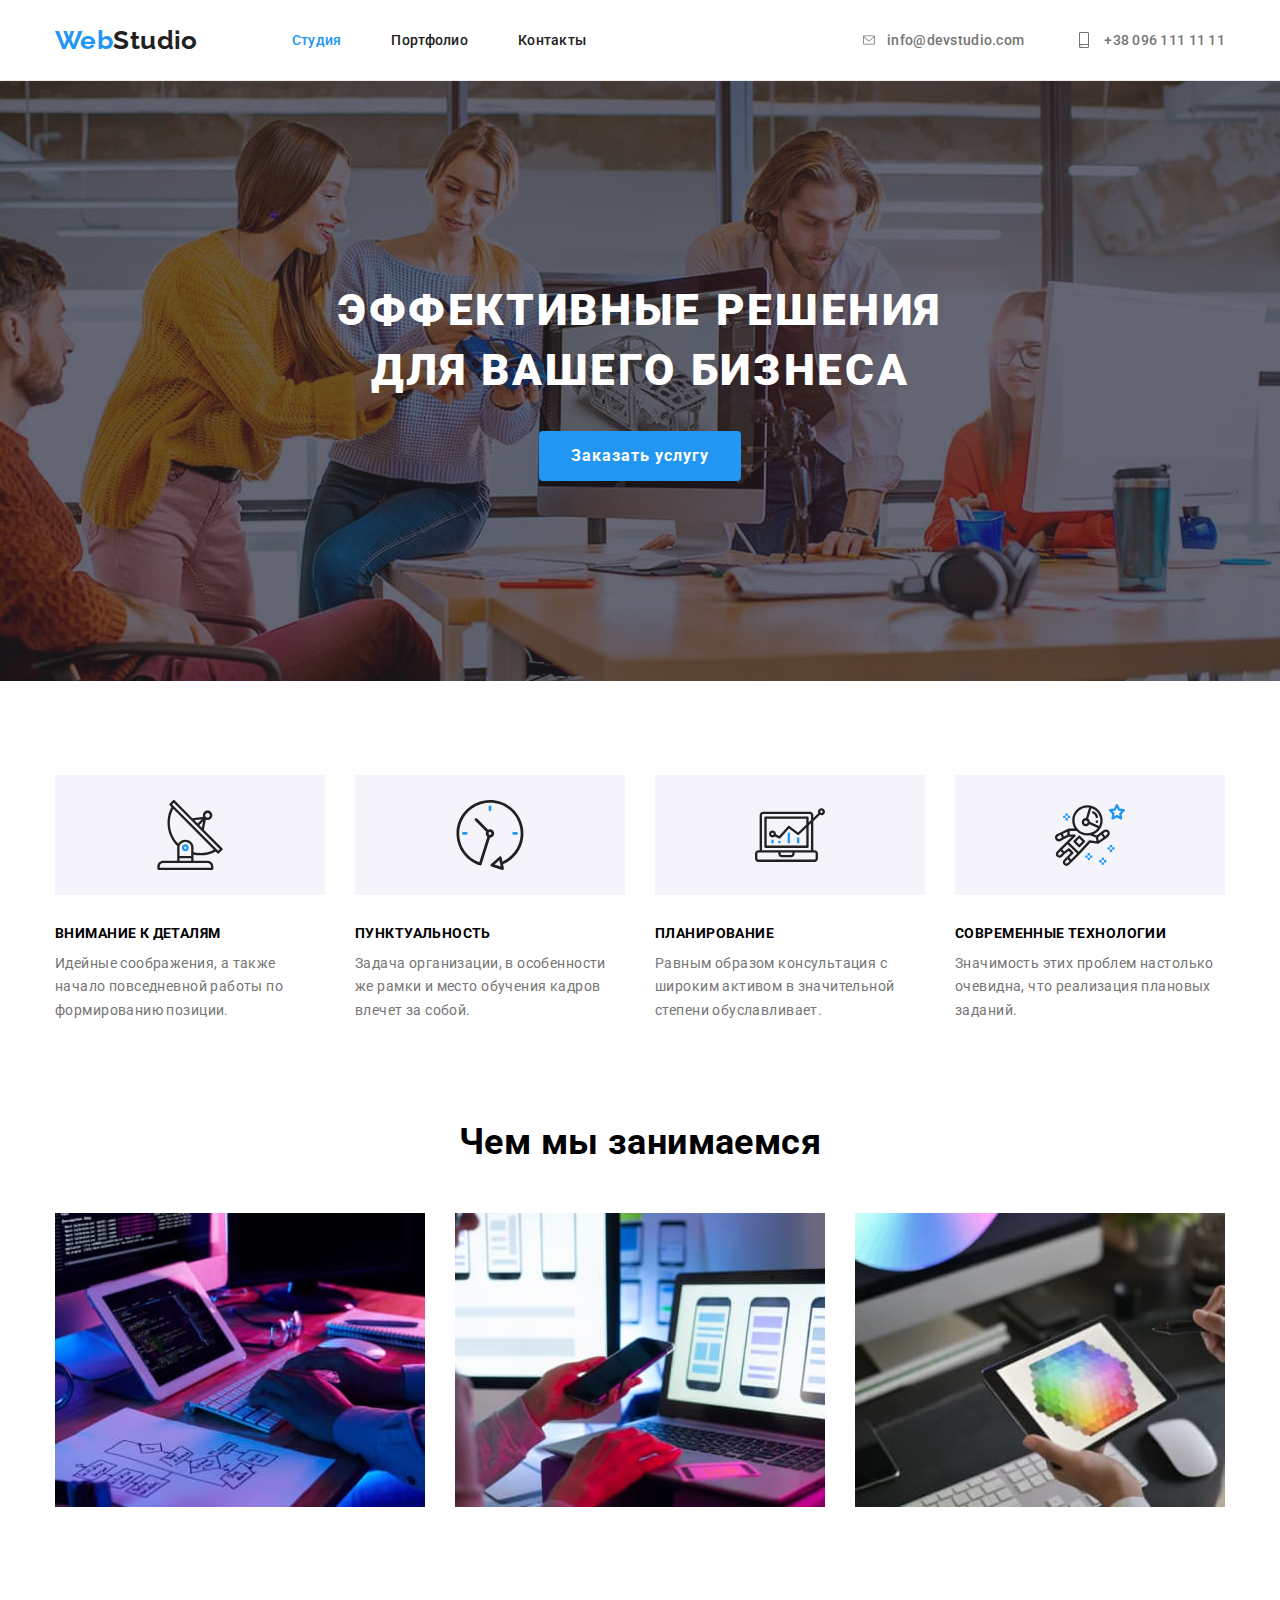
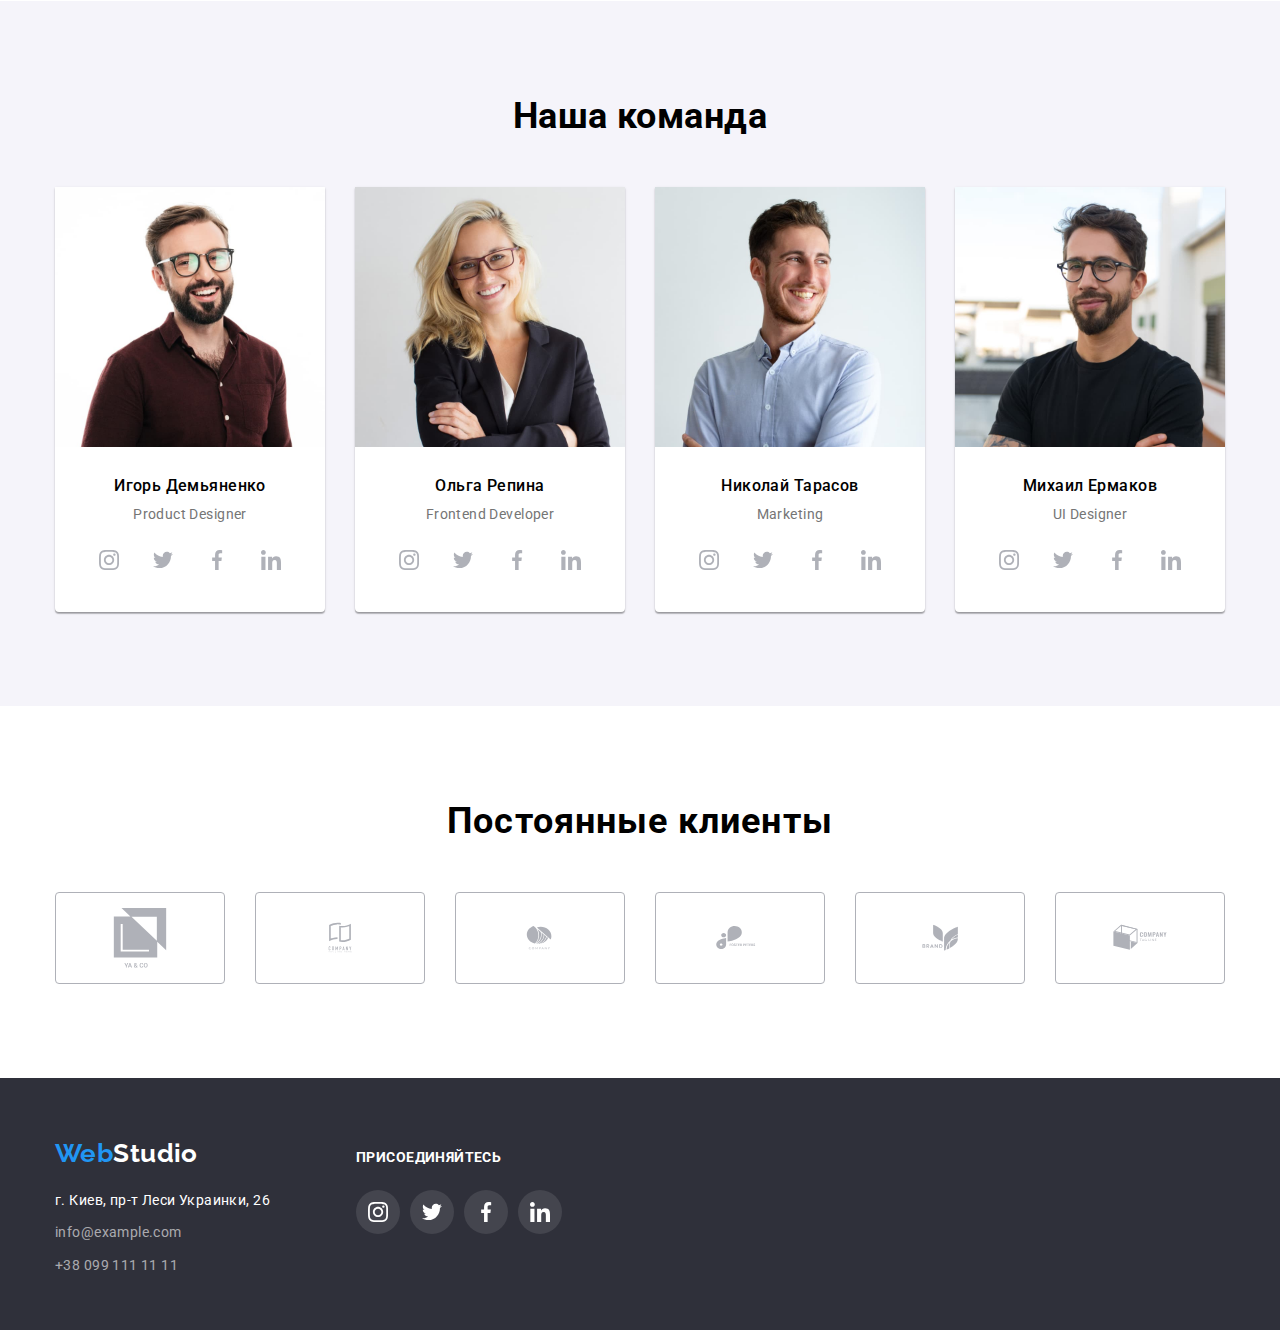
<file: index.html>
<!DOCTYPE html>
<html lang="ru">
  <head>
    <meta charset="UTF-8" />
    <meta http-equiv="X-UA-Compatible" content="IE=edge" />
    <meta name="viewport" content="width=device-width, initial-scale=1.0" />
    <title>GOIT</title>
    <link rel="preconnect" href="https://fonts.googleapis.com">
    <link rel="preconnect" href="https://fonts.gstatic.com" crossorigin>
    <link href="https://fonts.googleapis.com/css2?family=Raleway:wght@700&family=Roboto:wght@400;500;700;900&display=swap" rel="stylesheet">
    <link rel="stylesheet" href="css/normalize.css">
    <link rel="stylesheet" href="./styles/styles.css">
  </head>
  <body>
    <header>
      <div class="container">
        <div class="navigation"> 
          <nav class="navigation-ll">
            <a class="logo" href="#" lang="en">Web<span class="logo-ll">Studio</span></a>          
            <ul class="nav-l">
              <li class="list-font"><a class="list-l" href="#">Студия</a></li>
              <li class="list-font"><a class="list" href="./portfolio.html">Портфолио</a></li>
              <li class="list-font"><a class="list" href="#">Контакты</a></li>
            </ul>
          </nav>
          <ul class="telmail-ll">
            <li class="list-font">
              <a class="list-font-email-tel" href="mailto:info@devstudio.com">
                <svg class="mail-tel-svg mailt" width="16" height="12">
                  <use href="./images/icons.svg#icon-mail"></use>
                </svg>
                info@devstudio.com
              </a>
            </li>
            <li class="list-font">
              <a class="list-font-email-tel" href="tel:+380961111111">
                <svg class="mail-tel-svg" width="20" height="16">
                  <use href="./images/icons.svg#icon-phone"></use>
                </svg>
                +38 096 111 11 11
              </a>
            </li>
          </ul>
        </div>
      </div>
    </header>
    <main>
      <section class="section-l">
        <div class="container">
          <h1 class="header-l">Эффективные решения для вашего бизнеса</h1>
          <button class="button" type="button">Заказать услугу</button>
        </div>
      </section>
        <section class="section-ll section-main">
          <div class="container">
            <h2 class="invisible">Наши преимущества</h2>
        <ul class="header-menu-list">
          <li>
            <div class="decor-photo">
              <svg class="" width="70" height="70">
                <use href="./images/icons.svg#icon-antenna"></use>
              </svg>
            </div>
            <h3 class="header-list">Внимание к деталям</h3>
            <p class="text-list">Идейные соображения, а также начало повседневной работы по формированию позиции.</p>
          </li>
          <li>
            <div class="decor-photo">
              <svg class="" width="70" height="70">
                <use href="./images/icons.svg#icon-clock"></use>
              </svg>
            </div>
            <h3 class="header-list">Пунктуальность</h3>
            <p class="text-list">
              Задача организации, в особенности же рамки и место обучения кадров влечет за собой.
            </p>
          </li>
          <li>
            <div class="decor-photo">
              <svg class="" width="70" height="70">
                <use href="./images/icons.svg#icon-diagram"></use>
              </svg>
            </div>
            <h3 class="header-list">Планирование</h3>
            <p class="text-list">
              Равным образом консультация с широким активом в значительной степени обуславливает.
            </p>
          </li>
          <li>
            <div class="decor-photo">
              <svg class="" width="70" height="70">
                <use href="./images/icons.svg#icon-astronaut"></use>
              </svg>
            </div>
            <h3 class="header-list">Современные технологии</h3>
            <p class="text-list">Значимость этих проблем настолько очевидна, что реализация плановых заданий.</p>
          </li>
        </ul>
          </div>
      </section>
      <section class="section-lll section-main">
        <div class="container">
          <h2 class="header-photo">Чем мы занимаемся</h2>
        <ul class="photo-flex">
          <li><img src="./images/img(1).jpg" width="370" height="294" alt="IMG1" /></li>
          <li><img src="./images/img(2).jpg" width="370" height="294" alt="IMG2" /></li>
          <li><img src="./images/img(3).jpg" width="370" height="294" alt="IMG3" /></li>
        </ul>
        </div>
      </section>
      <section class="big-team section-main">
          <div class="container">
            <h2 class="team">Наша команда</h2>
        <ul class="team-our">
          <li class="photo-members">
              <img class="photo-list" src="./images/img221.jpg" width="270" height="260" alt="img221" />
            <h3 class="members profession-members">Игорь Демьяненко</h3>
            <p class="profession profession-members">Product Designer</p>
            <div class="contacts-members">
              <ul class="ul-contacts">
                <li>
                  <a class="contacts-link" href="#">
                    <svg class="contacts-icons" width="20" height="20">
                    <use href="./images/icons.svg#icon-instagram"></use>
                  </svg>
                  </a>
                </li>
                <li>
                  <a class="contacts-link" href="#">
                    <svg class="contacts-icons" width="20" height="20">
                      <use href="./images/icons.svg#icon-twitter"></use>
                    </svg>
                  </a>    
                </li>
                <li>
                  <a class="contacts-link" href="#">
                    <svg class="contacts-icons" width="20" height="20">
                      <use href="./images/icons.svg#icon-facebook"></use>
                    </svg>
               </a>
                </li>
                   <li>
                    <a class="contacts-link" href="#">
                      <svg class="contacts-icons" width="20" height="20">
                        <use href="./images/icons.svg#icon-linkedin"></use>
                      </svg>
                 </a>
                   </li>                  
              </ul>
            </div>
          </li>
          <li class="photo-members">
              <img class="photo-list" src="./images/img222.jpg" width="270" height="260" alt="img222" />
            <h3 class="members profession-members">Ольга Репина</h3>
            <p class="profession profession-members">Frontend Developer</p>
            <div class="contacts-members">
              <ul class="ul-contacts">
                <li>
                  <a class="contacts-link" href="#">
                    <svg class="contacts-icons" width="20" height="20">
                    <use href="./images/icons.svg#icon-instagram"></use>
                  </svg>
                  </a>
                </li>
                <li>
                  <a class="contacts-link" href="#">
                    <svg class="contacts-icons" width="20" height="20">
                      <use href="./images/icons.svg#icon-twitter"></use>
                    </svg>
                  </a>    
                </li>
                <li>
                  <a class="contacts-link" href="#">
                    <svg class="contacts-icons" width="20" height="20">
                      <use href="./images/icons.svg#icon-facebook"></use>
                    </svg>
               </a>
                </li>
                   <li>
                    <a class="contacts-link" href="#">
                      <svg class="contacts-icons" width="20" height="20">
                        <use href="./images/icons.svg#icon-linkedin"></use>
                      </svg>
                 </a>
                   </li>                  
              </ul>
            </div>
          </li>
          <li class="photo-members">
              <img class="photo-list" src="./images/img223.jpg" width="270" height="260" alt="img223" />
            <h3 class="members profession-members">Николай Тарасов</h3>
            <p class="profession profession-members">Marketing</p>
            <div class="contacts-members">
              <ul class="ul-contacts">
                <li>
                  <a class="contacts-link" href="#">
                    <svg class="contacts-icons" width="20" height="20">
                    <use href="./images/icons.svg#icon-instagram"></use>
                  </svg>
                  </a>
                </li>
                <li>
                  <a class="contacts-link" href="#">
                    <svg class="contacts-icons" width="20" height="20">
                      <use href="./images/icons.svg#icon-twitter"></use>
                    </svg>
                  </a>    
                </li>
                <li>
                  <a class="contacts-link" href="#">
                    <svg class="contacts-icons" width="20" height="20">
                      <use href="./images/icons.svg#icon-facebook"></use>
                    </svg>
               </a>
                </li>
                   <li>
                    <a class="contacts-link" href="#">
                      <svg class="contacts-icons" width="20" height="20">
                        <use href="./images/icons.svg#icon-linkedin"></use>
                      </svg>
                 </a>
                   </li>
                   
              </ul>

            </div>
          </li>
          <li class="photo-members">
              <img class="photo-list" src="./images/img224.jpg" width="270" height="260" alt="img224" />
            <h3 class="members profession-members">Михаил Ермаков</h3>
            <p class="profession profession-members">UI Designer</p>
            <div class="contacts-members">
              <ul class="ul-contacts">
                <li>
                  <a class="contacts-link" href="#">
                    <svg class="contacts-icons" width="20" height="20">
                    <use href="./images/icons.svg#icon-instagram"></use>
                  </svg>
                  </a>
                </li>
                <li>
                  <a class="contacts-link" href="#">
                    <svg class="contacts-icons" width="20" height="20">
                      <use href="./images/icons.svg#icon-twitter"></use>
                    </svg>
                  </a>    
                </li>
                <li>
                  <a class="contacts-link" href="#">
                    <svg class="contacts-icons" width="20" height="20">
                      <use href="./images/icons.svg#icon-facebook"></use>
                    </svg>
               </a>
                </li>
                   <li>
                    <a class="contacts-link" href="#">
                      <svg class="contacts-icons" width="20" height="20">
                        <use href="./images/icons.svg#icon-linkedin"></use>
                      </svg>
                 </a>
                   </li>                  
              </ul>
            </div>
          </li>
        </ul>
          </div>
      </section>
      <section class="clients-company section-main">
        <div class="container">
          <h2 class="regular-clients">Постоянные клиенты</h2>
          <ul class="company-list">
            <li class="company-block" >
                <a class="company-link" href="#">
                  <svg class="company-icons" width="106" height="60">
                    <use href="./images/icons.svg#icon-Logo-1"></use>
                  </svg>
                </a>
            </li>
            <li class="company-block">
                <a class="company-link" href="#">
                  <svg class="company-icons" width="106" height="60">
                    <use href="./images/icons.svg#icon-Logo-2"></use>
                  </svg>
                </a>                
            </li>
            <li class="company-block">
                <a class="company-link" href="#">
                  <svg class="company-icons" width="106" height="60">
                    <use href="./images/icons.svg#icon-Logo-3"></use>
                  </svg>
                </a>
            </li>
            <li class="company-block">
                <a class="company-link" href="#">
                  <svg class="company-icons" width="106" height="60">
                    <use href="./images/icons.svg#icon-Logo-4"></use>
                  </svg>
                </a>
            </li> 
            <li class="company-block">
                <a class="company-link" href="#">
                  <svg class="company-icons" width="106" height="60">
                    <use href="./images/icons.svg#icon-Logo-5"></use>
                  </svg>
                </a>
            </li>
            <li class="company-block">
                <a class="company-link" href="#">
                  <svg class="company-icons" width="106" height="60">
                    <use href="./images/icons.svg#icon-Logo-6"></use>
                  </svg>
                </a>
            </li> 
          </ul>
        </div>
      </section>
    </main>
      </section>
    <footer class="big-footer">
      <div class="container footer-general">
        <div class="footer-l">
            <a class="logo" href="#" lang="en">Web<span class="logo-lll">Studio</span></a>
      <address>
        <ul class="contacts-list">
          <li class="list-cont-l">
           <a style="text-decoration: none;" class="city" href="https://bit.ly/3pXMvUd">г. Киев, пр-т Леси Украинки, 26</a>
          </li>
          <li class="list-cont-ll">
            <a style="text-decoration: none;" class="email-tel" href="mailto:info@example.com">info@example.com</a>
          </li>
          <li class="list-cont-lll">
            <a style="text-decoration: none;" class="email-tel" href="tel:+380991111111">+38 099 111 11 11</a>
          </li>
        </ul>
      </address>
        </div>
        <div class="contacts-footer">
          <p class="header-lpl">ПРИСОЕДИНЯЙТЕСЬ</p>
          <ul class="ul-contacts-footer">           
            <li>
              <a class="contacts-link-footer" href="#">
                <svg class="contacts-icons-footer" width="20" height="20">
                <use href="./images/icons.svg#icon-instagram"></use>
              </svg>
              </a>
            </li>
            <li>
              <a class="contacts-link-footer" href="#">
                <svg class="contacts-icons-footer" width="20" height="20">
                  <use href="./images/icons.svg#icon-twitter"></use>
                </svg>
              </a>    
            </li>
            <li>
              <a class="contacts-link-footer" href="#">
                <svg class="contacts-icons-footer" width="20" height="20">
                  <use href="./images/icons.svg#icon-facebook"></use>
                </svg>
           </a>
            </li>
               <li>
                <a class="contacts-link-footer" href="#">
                  <svg class="contacts-icons-footer" width="20" height="20">
                    <use href="./images/icons.svg#icon-linkedin"></use>
                  </svg>
             </a>
               </li>              
          </ul>
        </div>
      </div>
    </footer> 
  </body>
</html>
</file>
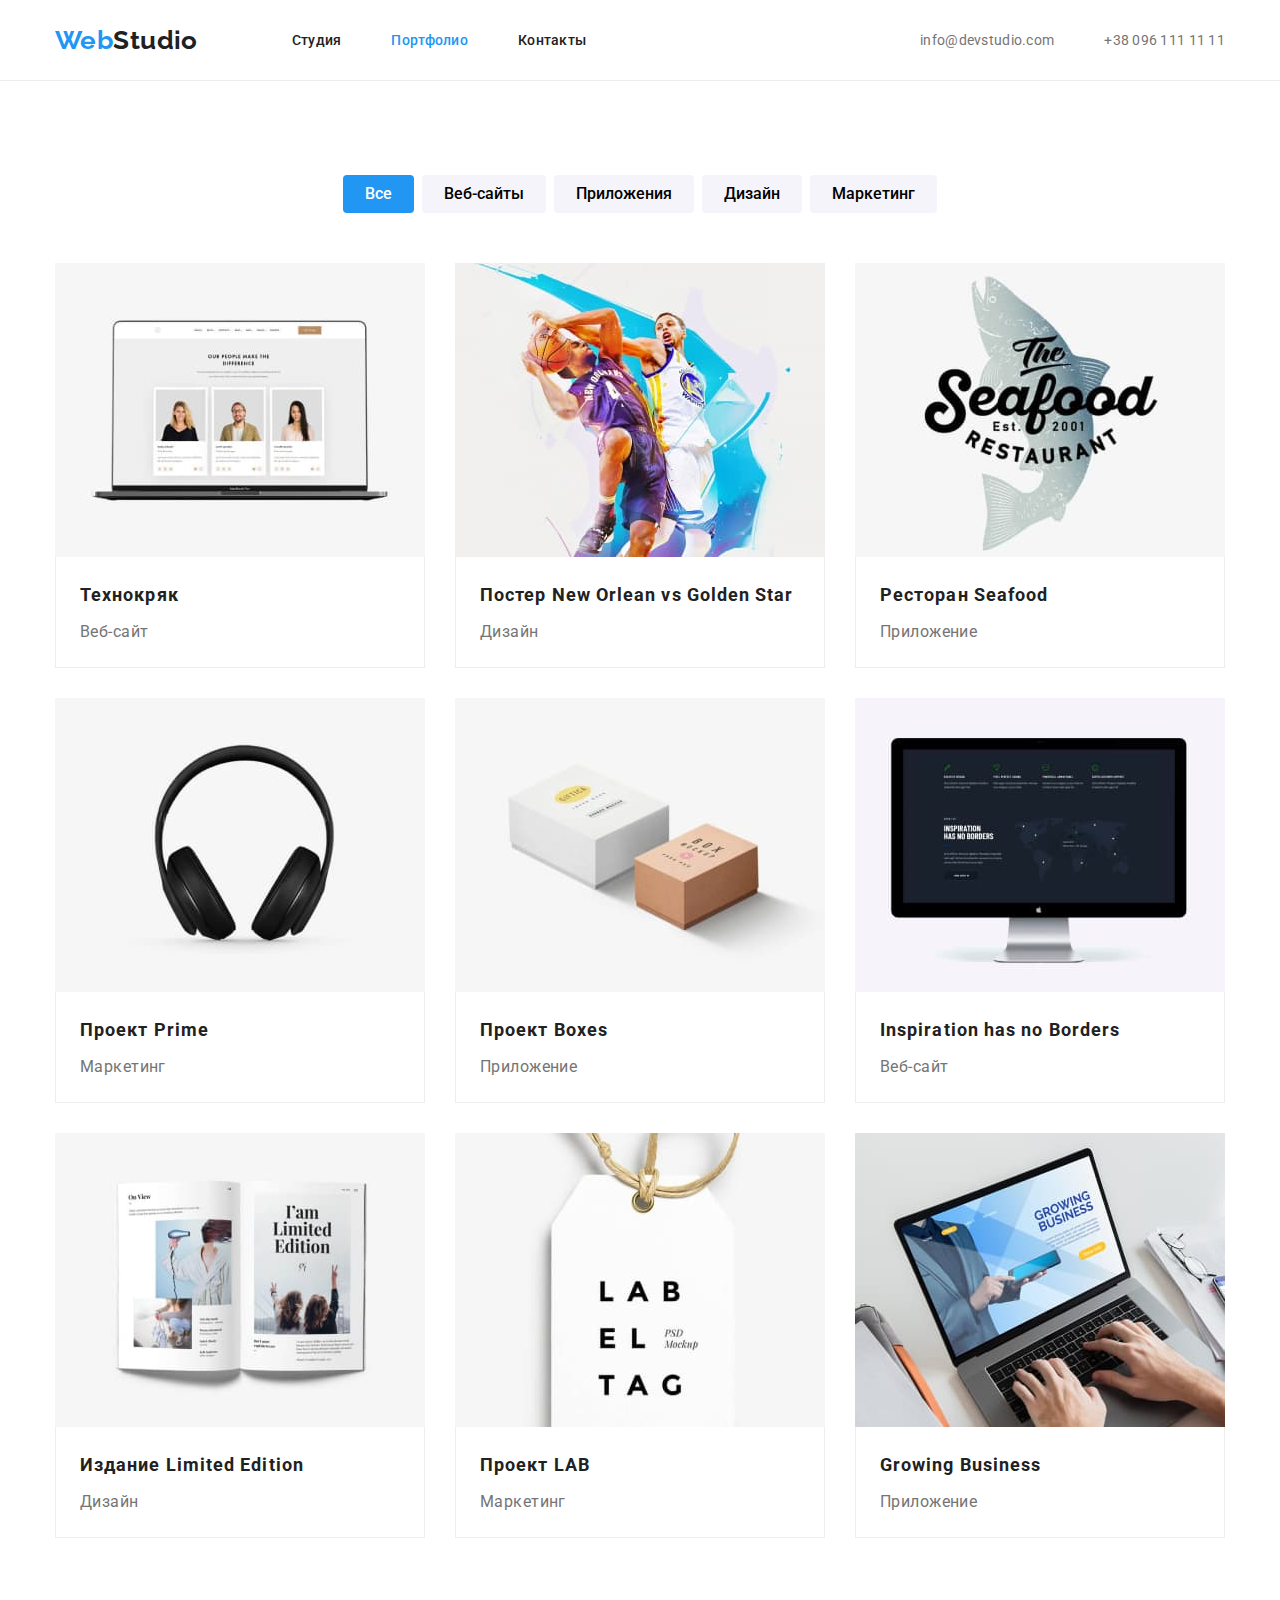
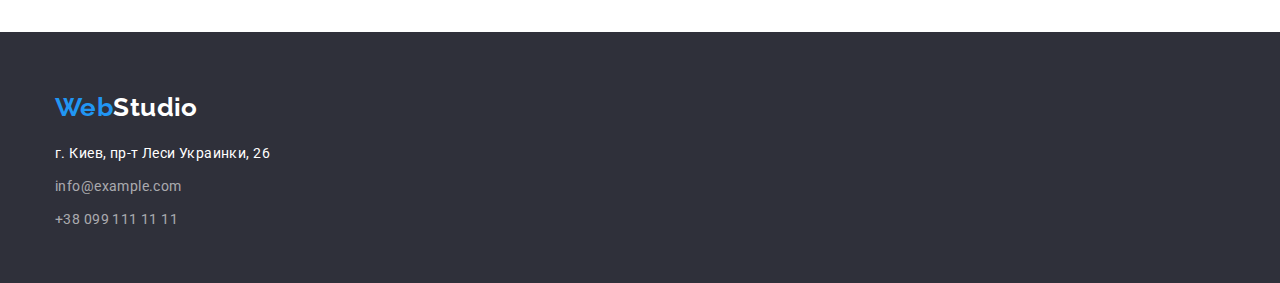
<file: portfolio.html>
<!DOCTYPE html>
<html lang="ru">
  <head>
    <meta charset="UTF-8" />
    <meta http-equiv="X-UA-Compatible" content="IE=edge" />
    <meta name="viewport" content="width=device-width, initial-scale=1.0" />
    <title>Портфолио</title>
    <link rel="preconnect" href="https://fonts.googleapis.com">
    <link rel="preconnect" href="https://fonts.gstatic.com" crossorigin>
    <link href="https://fonts.googleapis.com/css2?family=Raleway:wght@700&family=Roboto:wght@400;500;700;900&display=swap" rel="stylesheet">
    <link rel="stylesheet" href="css/normalize.css">
    <link rel="stylesheet" href="./styles/styles.css" />    
  </head>
  <body>
    <header>
      <div class="container">
        <div class="navigation">
          <nav class="navigation-ll">
            <a class="logo" href="#" lang="en">Web<span class="logo-ll">Studio</span></a>
            <ul class="nav-l">
              <li class="list-font"><a class="list-lll" href="./index.html">Студия</a></li>
              <li class="list-font"><a class="list-ll" href="#">Портфолио</a></li>
              <li class="list-font"><a class="list-lll" href="#">Контакты</a></li>
            </ul>
          </nav>
          <ul class="telmail-ll">
            <li class="list-font">
              <a class="list-font-email-tel-ll" href="mailto:info@devstudio.com">info@devstudio.com</a>
            </li>
            <li class="list-font">
              <a class="list-font-email-tel-ll" href="tel:+380961111111">+38 096 111 11 11</a>
            </li>
          </ul>
        </div>
      </div>
    </header>
    <main>
      <section class="section-main">
          <div class="container">
            <h1 class="header-ll">Информация</h1>
          <ul class="button-menu-list">
            <li>
              <button class="button-list-ll-aktiv" type="button">Все</button>
            </li>
            <li>
              <button class="button-list-ll" type="button">Веб-сайты</button>
            </li>
            <li>
              <button class="button-list-ll" type="button">Приложения</button>
            </li>
            <li>
              <button class="button-list-ll" type="button">Дизайн</button>
            </li>
            <li>
              <button class="button-list-ll" type="button">Маркетинг</button>
            </li>
          </ul>
          <ul class="photo-list-p">
            <li>
                <a class="block-all" href="#">
                  <img src="./images-portfolio/comp.jpg" alt="img1p" />
                <div class="looo">
                  <h2 class="header-list-ll">Технокряк</h2>
                  <p class="text-list-ll">Веб-сайт</p>
                </div>
                </a>
            </li>
            <li>
                <a class="block-all" href="#">
                  <img src="./images-portfolio/bask.jpg" alt="img2p" />
                <div class="looo">
                  <h2 class="header-list-ll">Постер New Orlean vs Golden Star</h2>
                <p class="text-list-ll">Дизайн</p>
                </div>
                </a>
            </li>
            <li>
                <a class="block-all" href="#">
                  <img src="./images-portfolio/fish.jpg" alt="img3p" />
                <div class="looo">
                  <h2 class="header-list-ll">Ресторан Seafood</h2>
                  <p class="text-list-ll">Приложение</p>
                </div>
                </a>           
            </li>
            <li>
                <a class="block-all" href="#">
                  <img src="./images-portfolio/img (13).jpg" alt="img4p" />
                <div class="looo">
                  <h2 class="header-list-ll">Проект Prime</h2>
                  <p class="text-list-ll">Маркетинг</p>
                </div>
                </a>
            </li>
            <li>
                <a class="block-all" href="#">
                  <img src="./images-portfolio/img (14).jpg" alt="img5p" />
                <div class="looo">
                  <h2 class="header-list-ll">Проект Boxes</h2>
                  <p class="text-list-ll">Приложение</p>
                </div>
                </a>
            </li>
            <li>
                <a class="block-all" href="#">
                  <img src="./images-portfolio/img (15).jpg" alt="img6p" />
                <div class="looo">
                  <h2 class="header-list-ll">Inspiration has no Borders</h2>
                  <p class="text-list-ll">Веб-сайт</p>
                </div>
                </a>
            </li>
            <li>
                <a class="block-all" href="#">
                  <img src="./images-portfolio/img (16).jpg" alt="img7p" />
                <div class="looo">
                  <h2 class="header-list-ll">Издание Limited Edition</h2>
                  <p class="text-list-ll">Дизайн</p>
                </div>
                </a>
            </li>
            <li>
                <a class="block-all" href="#">
                  <img src="./images-portfolio/brel.jpg" alt="img8p" />
                <div class="looo">
                  <h2 class="header-list-ll">Проект LAB</h2>
                  <p class="text-list-ll">Маркетинг</p>
                </div>
                </a>
            </li>
            <li>
                <a class="block-all" href="#">
                  <img src="./images-portfolio/comp2.jpg" alt="img9p" />
                <div class="looo">
                  <h2 class="header-list-ll">Growing Business</h2>
                  <p class="text-list-ll">Приложение</p>
                </div>
                </a>
            </li>
          </ul>
          </div>
      </main>
      </section>
    <footer class="big-footer">
      <div class="container">
        <div class="footer-l">
            <a class="logo" href="#" lang="en">Web<span class="logo-lll">Studio</span></a>
      <address>
        <ul class="contacts-list">
          <li class="list-cont-l" style="list-style-type: none">
            <a class="city" href="https://bit.ly/3pXMvUd">г. Киев, пр-т Леси Украинки, 26</a>
          </li>
          <li class="list-cont-ll" style="list-style-type: none">
            <a class="email-tel" href="mailto:info@example.com">info@example.com</a>
          </li>
          <li class="list-cont-lll" style="list-style-type: none">
            <a class="email-tel" href="tel:+380991111111">+38 099 111 11 11</a>
          </li>
        </ul>
      </address>
        </div>
      </div>
    </footer>
  </body>
</html>
</file>
<file: styles/styles.css>
:root {
  --color-hover: #2196f3;
  --font-family: 'Raleway', sans-serif;
  --color-color2: #757575;
  --background-color-color3: #2f303a;
  --background-color-color4: #f5f4fa;
  --color-color3: #212121;
  --color-color4: #fff;
  --background-color5: #188ce8;
  --color-color5: rgba(255, 255, 255, 0.6);
  --box-shadow: 0px 1px 3px rgba(0, 0, 0, 0.12), 0px 1px 1px rgba(0, 0, 0, 0.14), 0px 2px 1px rgba(0, 0, 0, 0.2);
  --decor-photo-background: #F5F4FA;
  --icons-contacts: #AFB1B8;
  --background-color-footer: rgba(255, 255, 255, 0.1);
  --color-company: #AFB1B8;
  --block-shadow: 0px 1px 1px rgba(0, 0, 0, 0.12), 0px 4px 4px rgba(0, 0, 0, 0.06), 1px 4px 6px rgba(0, 0, 0, 0.16);
  --button-shadow: 0px 3px 1px rgba(0, 0, 0, 0.1), 0px 1px 2px rgba(0, 0, 0, 0.08), 0px 2px 2px rgba(0, 0, 0, 0.12);

}

body {
  font-family: Roboto;
  font-size: 14px;
  letter-spacing: 0.03em;
  background-color: var(--color-color4);
}

html {
  box-sizing: border-box;
  scroll-behavior: smooth;
}

*,
*::before,
*::after {
  box-sizing: inherit;
}

.container {
  width: 1200px;
  margin: 0 auto;
  padding-left: 15px;
  padding-right: 15px;
}

h1,
h2,
h3,
h4,
h5,
h6,
p {
	margin: 0;
}

img {
	display: block;
	max-width: 100%;
	height: auto;
}

address {
	font-style: normal;
}

header {
  border-bottom: 1px solid #ECECEC;;
}

ul {
  list-style: none;
  padding: 0;
  margin: 0;
}

a {
	text-decoration: none;
	color: inherit;
}


/* Nav */

.navigation {
  display: flex;
  align-items: center;
  
  


}

.navigation-ll {
  display: flex;
  
}


.nav-l {
  display: flex;
  gap: 50px;
  margin-left: 94px;
}

.telmail-ll {
  display: flex;
  justify-content: center;
  align-items: center;
  gap: 50px;
  margin-left: auto;
}

.mail-tel-svg {
  fill: #757575;
  margin-right: 10px;
}

.logo {
  text-decoration: none;
  font-family: var(--font-family);
  font-weight: 700;
  font-size: 26px;
  line-height: 1.17;
  color: var(--color-hover);
  padding-top: 25px;
  padding-bottom: 25px;
}

.logo-ll {
  color: var(--color-color3);
}

.list:hover {
  color: var(--color-hover);
}


.list-font {
  line-height: 1.17;
  list-style-type: none;
  letter-spacing: 5;
  letter-spacing: 0.02em;
  padding-top: 32px;
  padding-bottom: 32px;
}

.list {
  color: var(--color-color3);
  font-weight: 500;
  text-decoration: none;
  padding-top: 32px;
  padding-bottom: 32px;
}

.list-l {
  color: var(--color-hover);
  font-weight: 500;
  text-decoration: none;
  padding-top: 32px;
  padding-bottom: 32px;
}

.list-font-email-tel {
  display: flex;
  align-items: center;
  line-height: 1.17;
  color: var(--color-color2);
  font-weight: 500;
  text-decoration: none;
}

.list-font-email-tel:hover .mail-tel-svg,
.list-font-email-tel:focus .mail-tel-svg {
  fill: var(--color-hover);
}

.list-font-email-tel:hover {
  color: var(--color-hover);
}

/* Menu-Section1 */

.section-l {
  background-color: var(--background-color-color3);
  padding: 200px 0;
  text-align: center;
  background-image: linear-gradient(to right, rgba(47, 48, 58, 0.4), rgba(47, 48, 58, 0.4)),
  url("../images/header-img.jpg");
  max-width: 1600px;
  margin: 0 auto;
  background-repeat: no-repeat;
  background-size: cover;
  background-position: center;
}

.header-l {
  text-transform: uppercase;
  font-size: 44px;
  font-weight: 900;
  line-height: 1.36;
  letter-spacing: 0.06em;
  width: 696px;
  height: 120px;
  text-align: center;
  margin: 0 auto;
  color: var(--color-color4);
}

/* Button */

.button {
  margin-top: 30px;
  left: 50%;
  padding: 10px 32px;
  border-radius: 4px;
  font-weight: 700;
  font-size: 16px;
  line-height: 1.87;
  border: 0;
  letter-spacing: 0.06em;

  color: var(--color-color4);
}

.button {
  background-color: var(--color-hover);
}

.button:hover,
.button:focus {
  background-color: var(--background-color5);
  color: var(--color-color4);
}


/* Header-list */

.section-main {
  padding-top: 94px;
  padding-bottom: 94px;
}

.section-ll {
  display: flex;
  
}

.header-menu-list {
  display: flex;
  gap: 30px;
  justify-content: center;
  list-style-type: none;
  
}

.invisible {
  font-size: 0px;
}

.header-list {
  font-size: 14px;
  font-weight: 700;
  line-height: 1.17;
  margin-bottom: 10px;
  text-transform: uppercase;
}

.text-list {
  display: flex;
  width: 270px;
  height: 75px;
  color: var(--color-color2);
  line-height: 1.7;
  margin: 0;
}

.decor-photo {
  display: flex;
  justify-content: center;
  align-items: center;
  margin-bottom: 30px;
  width: 270px;
  height: 120px;
  background-color: var(--decor-photo-background)
}

/* Header-Photo */

.section-lll {
  display: flex;
  padding-top: 0;
}

.photo-flex {
  display: flex;
  gap: 30px;
  justify-content: center;
  list-style-type: none;
}

/* Our Team */

.big-team {
  display: flex;
  padding-top: 94px;
  background-color: var(--background-color-color4);
  padding-bottom: 94px;
}

.header-photo {
  display: flex;
  justify-content: center;
  margin-bottom: 50px;
  font-weight: 700;
  font-size: 36px;
  line-height: 1.17;
}

.team-our {
  list-style-type: none;
  display: flex;
  gap: 30px;
  justify-content: center;
  margin: 0;
}

.team {
  display: flex;
  justify-content: center;
  font-weight: 700;
  font-size: 36px;
  line-height: 1.17;
  margin-bottom: 50px;
}

.photo-members {
  background-color: var(--color-color4);
  box-shadow: var(--box-shadow);
  border-radius: 0px 0px 4px 4px;
  width: 270px;
}

.photo-list {
  margin-bottom: 30px;
}

.members {
  text-align: center;
  font-weight: 500;
  font-size: 16px;
  line-height: 1.17;
  margin-bottom: 10px
}

.profession {
  text-align: center;
  color: var(--color-color2);
  font-size: 16;
  line-height: 1.17;
  margin-bottom: 16px;
}

.contacts-members .ul-contacts {
  display: flex;
  gap: 10px;
  margin-bottom: 30px;
  justify-content: center;
}

.contacts-members .contacts-link {
  display: block;
  width: 44px;
  height: 44px;
  padding: 12px;
  background-position: center;
  border-radius: 50%;
  color: var(--icons-contacts);
  cursor: pointer;
}

.contacts-members .contacts-icons {
  width: 20px;
  height: 20px;
  fill: currentColor;
}

.contacts-members .contacts-link:hover,
.contacts-members .contacts-link:focus {
  background-color: var(--color-hover);
  color: var(--color-color4);
}

/* Clients-company */

.clients-company {
  display: flex;

}

.regular-clients {
  font-weight: 700;
  font-size: 36px;
  line-height: 1.17;
  letter-spacing: 0.03em;
  text-align: center;
}

.company-list {
  display: flex;
  margin-top: 50px;
  justify-content: center;
  gap: 30px;
}

.company-block .company-link {
  display: flex;
  justify-content: center;
  align-items: center;
  width: 170px;
  height: 92px;
  border: 1px solid #AFB1B8;
  border-radius: 4px;
}

.company-icons {
  display: flex;
  align-items: center;
  justify-content: center;
  text-align: center;
}

.company-block .company-link {
  color: var(--color-company);
}

.company-block .company-icons {
  fill: currentColor;
}

.company-block .company-link:hover,
.company-block .company-link:focus {
  color: var(--color-hover);
}

/* Footer */

.footer-general {
  display: flex;
  align-items: baseline;
}

.big-footer {
  background-color: var(--background-color-color3);
  padding-top: 60px;
  padding-bottom: 60px;
}

.contacts-list {
  list-style-type: none;
  margin-top: 20px;
  width: 231px;
  height: 81px;
}

.list-cont-l, .list-cont-ll {
  margin-bottom: 9px;
}


.city {
  text-decoration: none;
  color: var(--color-color4);
  line-height: 1.7;
  font-style: normal;
}

.city:hover {
  color: var(--color-hover);
}

.email-tel {
  text-decoration: none;
  line-height: 1.7;
  color: var(--color-color5);
  font-style: normal;
}

.email-tel:hover {
  color: var(--color-hover);
}

.logo-lll {
  color: var(--color-color4);
}

.contacts-footer {
  margin-left: 70px;
  width: 206px;
}

.ul-contacts-footer {
  margin-top: 20px;
}

.contacts-footer .ul-contacts-footer {
  display: flex;
  gap: 10px;
}

.contacts-footer .contacts-link-footer {
  display: block;
  width: 44px;
  background-color: var(--background-color-footer);
  height: 44px;
  padding: 12px;
  background-position: center;
  border-radius: 50%;
  color: var(--color-color4);
  cursor: pointer;
}

.contacts-footer .contacts-icons-footer {
  width: 20px;
  height: 20px;
  fill: currentColor;
}

.contacts-footer .contacts-link-footer:hover,
.contacts-footer .contacts-link-footer:focus {
  background-color: var(--color-hover);
}

.header-lpl {
  color: var(--color-color4);
  font-weight: 700;
  font-size: 14px;
  line-height: 1.7;
  letter-spacing: 0.03em;
}

/* Portfolio */

/* Nav */

.logo-ll {
  color: var(--color-color3);
}

.list-lll:hover {
  color: var(--color-hover);
}

.list-font-ll {
  line-height: 1.17;
  list-style-type: none;
  letter-spacing: 0.02em;
}

.list-lll {
  text-decoration: none;
  letter-spacing: 0.02em;
  color: var(--color-color3);
  font-weight: 500;
  padding-top: 32px;
  padding-bottom: 32px;
}

.list-ll {
  text-decoration: none;
  letter-spacing: 0.02em;
  color: var(--color-hover);
  font-weight: 500;
  padding-top: 32px;
  padding-bottom: 32px;
}

.list-font-email-tel-ll {
  text-decoration: none;
  letter-spacing: 0.02em;
  line-height: 1.17;
  list-style-type: none;
  color: var(--color-color2);
}

.list-font-email-tel-ll:hover {
  color: var(--color-hover);
}

/* Main */

.header-ll {
  position: absolute; width: 1px; height: 1px; margin: -1px; padding: 0; overflow: hidden; border: 0; clip: rect(0 0 0 0);
}

.section-p-l {
  display: flex;

}

.photo-list-p {
  list-style: none;
  display: flex;
  flex-wrap: wrap;
  gap: 30px;
  margin-top: 50px;
}


.button-menu-list {
  list-style-type: none;
  display: flex;
  justify-content: center;
  gap: 8px;
}

.button-list-ll {
  border: 0;
  cursor: pointer;
  padding: 6px 22px;
  border-radius: 4px;
  font-weight: 500;
  font-size: 16px;
  line-height: 1.6;
  background-color: var(--background-color-color4);
}


.button-list-ll-aktiv {
  border: 0;
  cursor: pointer;
  padding: 6px 22px;
  border-radius: 4px;
  font-weight: 500;
  font-size: 16px;
  line-height: 1.6;
  color: var(--color-color4);
  background-color: var(--color-hover);
}

.button-list-ll-aktiv:hover {
  box-shadow: var(--box-shadow);
}


.button-list-ll:hover,
.button-list-ll:focus {
  color: var(--color-color4);
  background-color: var(--color-hover);
  box-shadow: var(--box-shadow);
}

/* Information */

.looo {
  border-left: 1px solid #EEEEEE;
  border-right: 1px solid #EEEEEE;
  border-bottom: 1px solid #EEEEEE;
  padding: 20px 24px 20px 24px;
}

/* .block-photo-all:hover {
  box-shadow: var(--block-shadow);
} */

.block-all:hover {
  display: block;
  box-shadow: var(--block-shadow);
}

.header-list-ll {
  font-weight: 700;
  letter-spacing: 0.06em;
  font-size: 18px;
  line-height: 2;
  margin-bottom: 4px;
  color: var(--color-color3);

  
}

.text-list-ll {
  font-size: 16px;
  line-height: 1.875;
  color: var(--color-color2);
  
}
</file>
